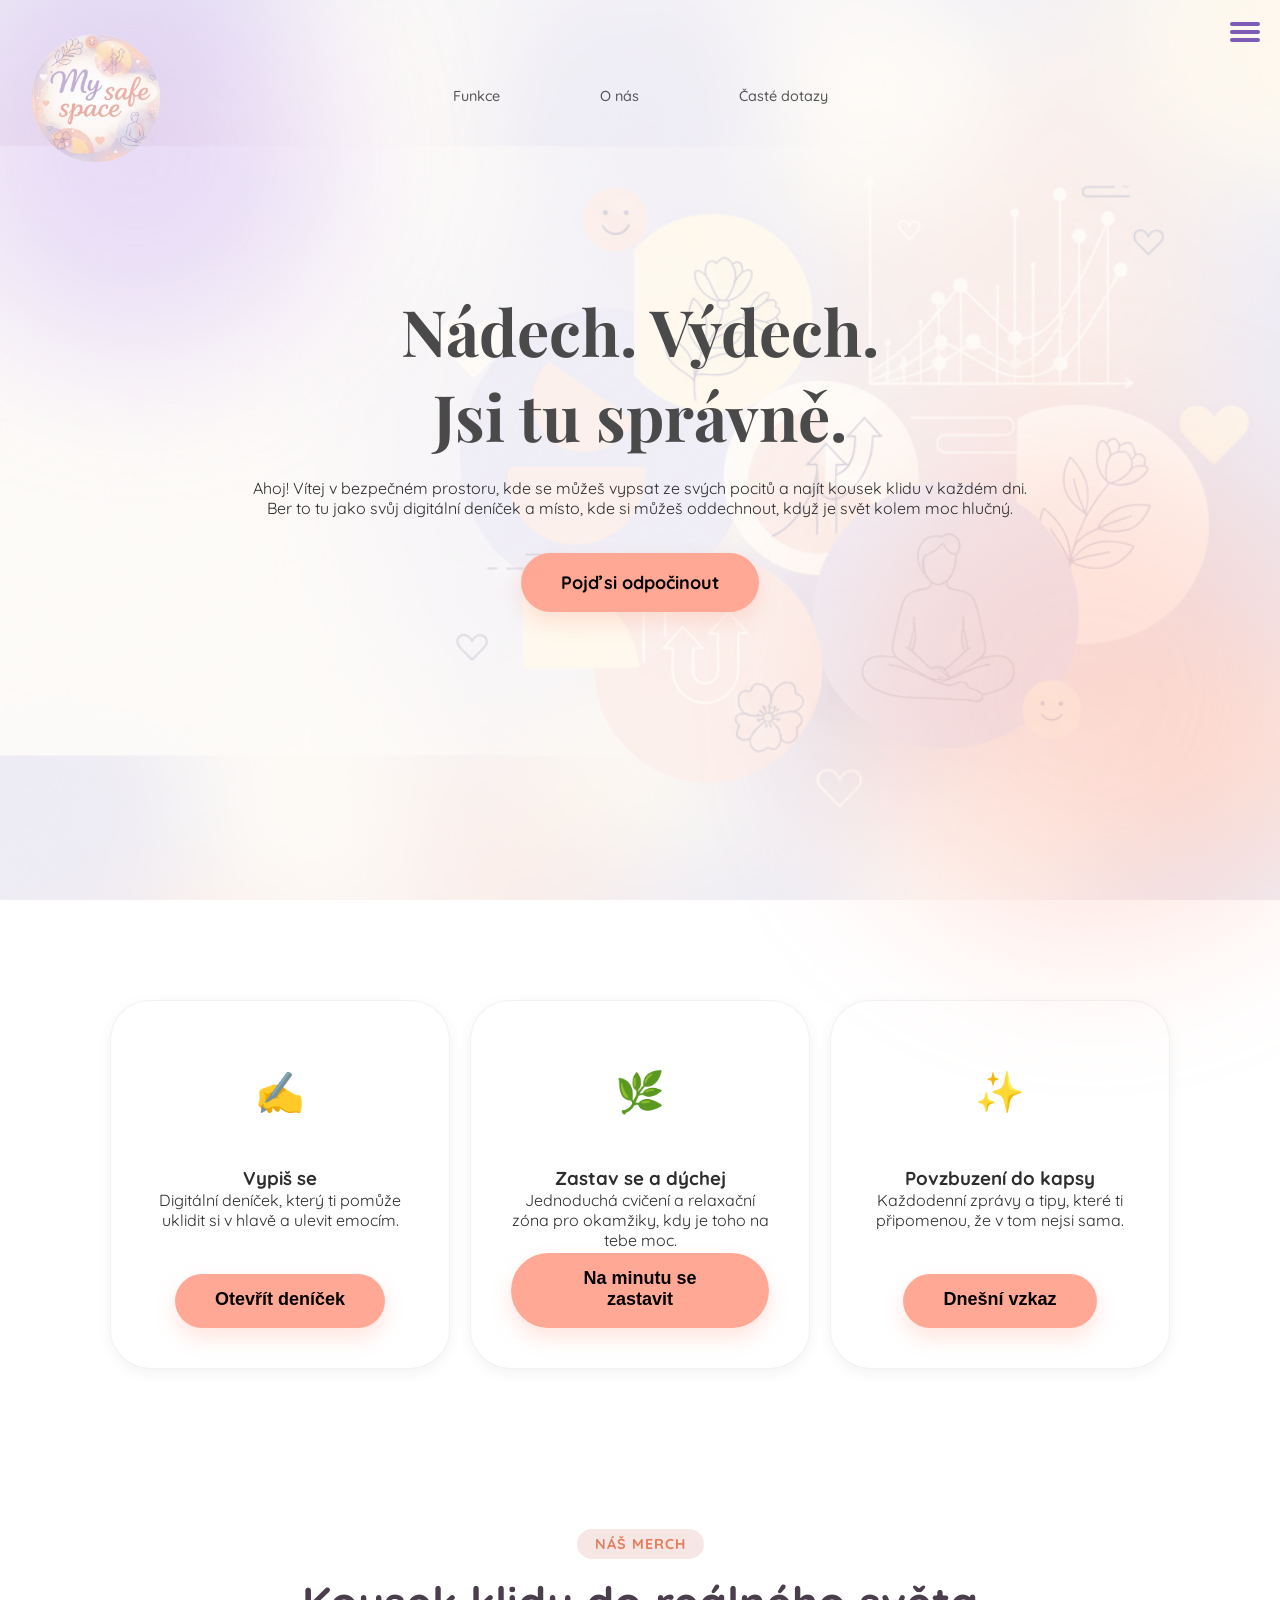
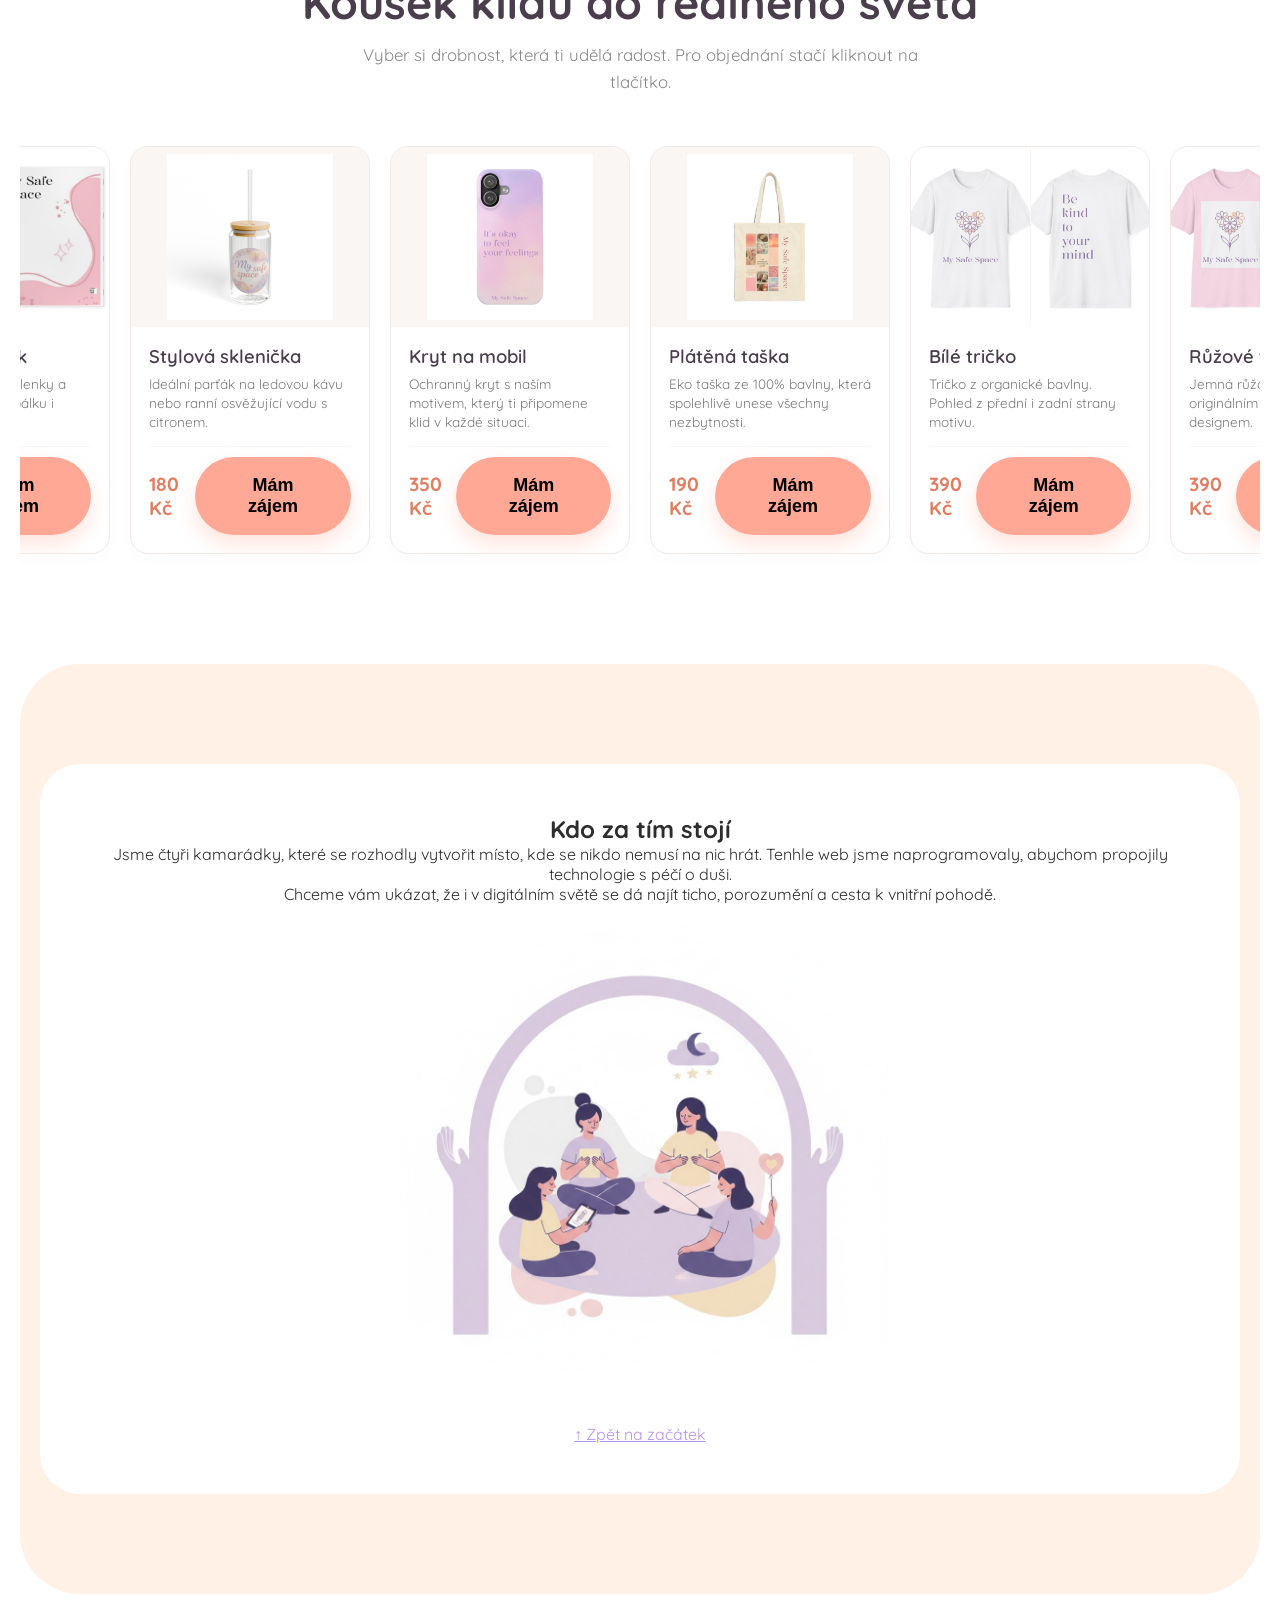
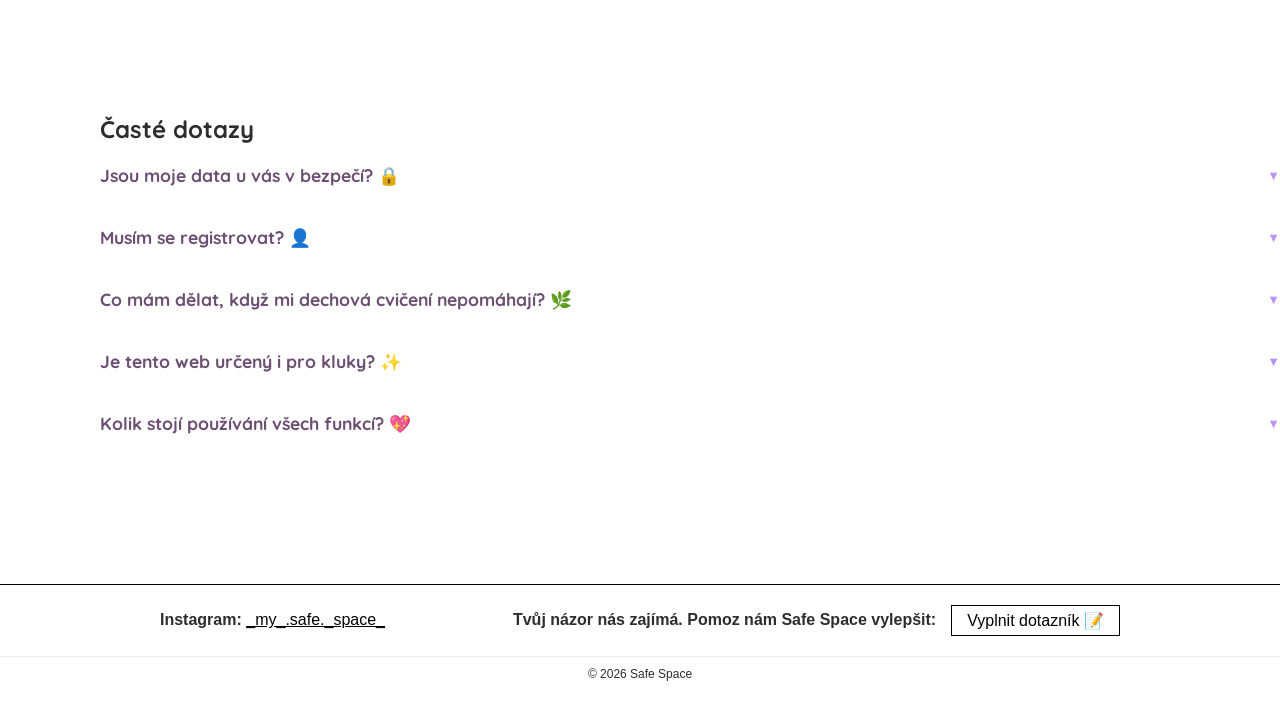
<file: index.html>
<!DOCTYPE html>

<html lang="cs">

<head>

    <meta charset="UTF-8">

    <meta name="viewport" content="width=device-width, initial-scale=1.0">

    <title>Safe Space | Nádech. Výdech.</title>

    <link href="https://fonts.googleapis.com/css2?family=Playfair+Display:ital,wght@0,700;1,700&family=Quicksand:wght@300;500;700&display=swap" rel="stylesheet">

    <link rel="stylesheet" href="safe_space_2.css">

</head>

<body>



<div class="emergency-burger-wrapper">

    <button class="burger-tlacitko" aria-label="Menu tísňových linek">

        <span></span>

        <span></span>

        <span></span>

    </button>



    <div class="tisnova-nabidka" id="tisnoveMenu">

        <h2>Tísňová čísla</h2>

        <ul class="seznam-linek">

            <li class="radek-linky">

                <span class="nazev-sluzby">Evropské číslo</span>

                <a href="tel:112" class="tlacitko-volat">112</a>

            </li>

            <li class="radek-linky">

                <span class="nazev-sluzby">Hasiči</span>

                <a href="tel:150" class="tlacitko-volat">150</a>

            </li>

            <li class="radek-linky">

                <span class="nazev-sluzby">Záchranka</span>

                <a href="tel:155" class="tlacitko-volat">155</a>

            </li>

            <li class="radek-linky">

                <span class="nazev-sluzby">Policie</span>

                <a href="tel:158" class="tlacitko-volat">158</a>

            </li>

            <li class="radek-linky">

                <span class="nazev-sluzby">Psychická pomoc (Dospělí)</span>

                <a href="tel:116123" class="tlacitko-volat">116123</a>

            </li>

            <li class="radek-linky">

                <span class="nazev-sluzby">Linka bezpečí (Do 26 let)</span>

                <a href="tel:116111" class="tlacitko-volat">116111</a>

            </li>

            <li class="radek-linky">

                <span class="nazev-sluzby">Cesta z krize</span>

                <a href="tel:116006" class="tlacitko-volat">116006</a>

            </li>

        </ul>

    </div>

</div>



<nav class="navbar">



    <div class="container nav-flex">



        <a href="#home" class="logo">



            <img src="logo_bez_pozadi.png" alt="Safe space">



        </a>



        <ul class="nav-links">



            <li><a href="#funkce">Funkce</a></li>



            <li><a href="#o_nas" class="nav-about-link">O nás</a></li>



            <li><a href="#caste_dotazy">Časté dotazy</a></li>



        </ul>



        <span class="spacer"></span>



    </div>



</nav>







<section class="hero" id="home">

    <div class="hero-overlay"></div>

    <div class="blob blob-1"></div>

    <div class="blob blob-2"></div>

    <div class="hero-content">

        <div class="container">

            <h1>Nádech. Výdech.<br>Jsi tu správně.</h1>

            <p>Ahoj! Vítej v bezpečném prostoru, kde se můžeš vypsat ze svých pocitů a najít kousek klidu v každém dni.</p>

            <p class="hero-text-bottom">Ber to tu jako svůj digitální deníček a místo, kde si můžeš oddechnout, když je svět kolem moc hlučný.</p>  

            <a href="#funkce" class="btn-peach">Pojď si odpočinout</a>

        </div>

    </div>

</section>



<section class="features" id="funkce">

    <div class="container">

        <div class="feature-grid">

            <article class="feature-item">

                <div class="icon-box icon-pink">✍️</div>

                <h3>Vypiš se</h3>

                <p>Digitální deníček, který ti pomůže uklidit si v hlavě a ulevit emocím.</p>

                <button class="btn-peach" onclick="openJournal()">Otevřít deníček</button>

            </article>



            <article class="feature-item">

               <div class="icon-box icon-blue">🌿</div>

               <h3>Zastav se a dýchej</h3>

               <p>Jednoduchá cvičení a relaxační zóna pro okamžiky, kdy je toho na tebe moc.</p>

   

               <div id="breath-zone" style="display: none;">

                   <div id="breath-flower">🌸</div>

                   <p id="breath-text" style="font-weight: bold; margin-top: 15px;">Nádech...</p>

               </div>

   

               <button id="start-breath" class="btn-peach">Na minutu se zastavit</button>

            </article>



            <article class="feature-item">

                <div class="icon-box icon-purple">✨</div>

                <h3>Povzbuzení do kapsy</h3>

                <p>Každodenní zprávy a tipy, které ti připomenou, že v tom nejsi sama.</p>

                <p id="vzkaz-text" style="margin-top: 20px; font-weight: bold; font-size: 1.1rem; color: #6B4E71; min-height: 24px; transition: opacity 0.5s ease; opacity: 0;"></p>

               

                <button class="btn-peach" id="vzkaz-btn">Dnešní vzkaz</button>

            </article>

        </div>

    </div>

</section>



<section id="merch" style="background-color: #ffffff; padding: 60px 0; width: 100%; display: block; clear: both;">

   

    <style>

        /* Tento obal vycentruje MERCH bez ovlivnění zbytku webu */

        .safe-merch-container {

            max-width: 1600px !important;

            width: 100% !important;

            margin: 0 auto !important;

            padding: 0 20px !important;

            box-sizing: border-box !important;

            text-align: center !important;

            display: block !important;

        }



        .merch-main-header {

            text-align: center;

            margin-bottom: 40px;

        }



        .merch-badge {

            display: inline-block;

            background-color: #F7E7E4;

            color: #E27D60;

            padding: 6px 18px;

            border-radius: 30px;

            font-size: 0.9rem;

            font-weight: bold;

            text-transform: uppercase;

            letter-spacing: 1px;

            margin-bottom: 15px;

        }



        .merch-main-header h2 {

            font-size: 2.8rem;

            color: #4A3E4D;

            margin: 0 0 12px 0;

            font-weight: 700;

        }



        .merch-main-header p {

            color: #888888;

            font-size: 1.05rem;

            max-width: 600px;

            margin: 0 auto;

            line-height: 1.6;

        }



        /* Řada produktů vedle sebe - vycentrovaná */

        .merch-products-grid {

            display: flex !important;

            flex-direction: row !important;

            flex-wrap: nowrap !important;

            gap: 20px !important;

            justify-content: center !important;

            width: 100% !important;

            box-sizing: border-box !important;

            padding: 10px 0 !important;

            margin: 0 auto !important;

            overflow-x: auto;

        }



        /* IDEÁLNÍ VELIKOST POLÍČEK: Zvětšeno pro lepší čitelnost */

        .merch-product-card {

            background: #ffffff;

            border: 1px solid #EFEAE6;

            border-radius: 18px;

            width: 240px; /* Zvětšená šířka kartičky */

            flex-shrink: 0;

            display: flex;

            flex-direction: column;

            overflow: hidden;

            box-shadow: 0 6px 20px rgba(226, 125, 96, 0.02);

            transition: transform 0.3s ease, box-shadow 0.3s ease, border-color 0.3s ease;

            box-sizing: border-box;

        }



        .merch-product-card:hover {

            transform: translateY(-5px);

            box-shadow: 0 12px 28px rgba(226, 125, 96, 0.08);

            border-color: #E27D60;

        }



        /* Box na obrázky merche */

        .merch-card-images {

            display: flex;

            width: 100%;

            height: 180px;

            background-color: #FAF6F4;

            overflow: hidden;

            gap: 1px;

            align-items: center;

            justify-content: center;

        }



        /* Pouze obrázky UVNITŘ MERCHE se dvěma fotkami */

        .merch-card-images img {

            flex: 1;

            width: 50%;

            height: 100%;

            object-fit: cover;

        }



        /* Pouze obrázky UVNITŘ MERCHE s jednou fotkou (kryt, sklenička) - NEOŘÍZNUTÉ */

        .merch-card-images img.full-width-img {

            width: 100%;

            height: 92%;

            flex: none;

            object-fit: contain !important; /* Zde se zmenší jen produkt v merche */

        }



        .merch-card-body {

            padding: 18px;

            display: flex;

            flex-direction: column;

            flex-grow: 1;

            text-align: left;

        }



        .merch-card-body h3 {

            font-size: 1.15rem;

            color: #4A3E4D;

            margin: 0 0 6px 0;

            font-weight: 600;

        }



        .merch-desc {

            color: #7A7A7A;

            font-size: 0.85rem;

            line-height: 1.4;

            margin: 0 0 15px 0;

            flex-grow: 1;

        }



        .merch-card-footer {

            margin-top: auto;

            display: flex;

            align-items: center;

            justify-content: space-between;

            padding-top: 10px;

            border-top: 1px solid #FAF6F4;

        }



        .merch-card-price {

            font-size: 1.2rem;

            font-weight: bold;

            color: #E27D60;

        }

    </style>



    <div class="safe-merch-container">

       

        <div class="merch-main-header">

            <span class="merch-badge">Náš merch</span>

            <h2>Kousek klidu do reálného světa</h2>

            <p>Vyber si drobnost, která ti udělá radost. Pro objednání stačí kliknout na tlačítko.</p>

        </div>



        <div class="merch-products-grid">

           

            <article class="merch-product-card">

                <div class="merch-card-images">

                    <img src="denik_1.jpg" alt="Deník obálka">

                    <img src="denik_2.jpg" alt="Deník vnitřek">

                </div>

                <div class="merch-card-body">

                    <h3>Bezpečný deník</h3>

                    <p class="merch-desc">Tvůj prostor pro myšlenky a emoce. Pohled na obálku i vnitřek.</p>

                    <div class="merch-card-footer">

                        <span class="merch-card-price">290 Kč</span>

                        <button class="btn-peach" onclick="objednatProdukt('Bezpečný deník')">Mám zájem</button>

                    </div>

                </div>

            </article>



            <article class="merch-product-card">

                <div class="merch-card-images">

                    <img src="sklenicka.jpg" alt="Stylová sklenička" class="full-width-img">

                </div>

                <div class="merch-card-body">

                    <h3>Stylová sklenička</h3>

                    <p class="merch-desc">Ideální parťák na ledovou kávu nebo ranní osvěžující vodu s citronem.</p>

                    <div class="merch-card-footer">

                        <span class="merch-card-price">180 Kč</span>

                        <button class="btn-peach" onclick="objednatProdukt('Stylová sklenička')">Mám zájem</button>

                    </div>

                </div>

            </article>



            <article class="merch-product-card">

                <div class="merch-card-images">

                    <img src="kryt.jpg" alt="Kryt na mobil" class="full-width-img">

                </div>

                <div class="merch-card-body">

                    <h3>Kryt na mobil</h3>

                    <p class="merch-desc">Ochranný kryt s naším motivem, který ti připomene klid v každé situaci.</p>

                    <div class="merch-card-footer">

                        <span class="merch-card-price">350 Kč</span>

                        <button class="btn-peach" onclick="objednatProdukt('Kryt na mobil')">Mám zájem</button>

                    </div>

                </div>

            </article>



            <article class="merch-product-card">

                <div class="merch-card-images">

                    <img src="taska.jpg" alt="Plátěná taška" class="full-width-img">

                </div>

                <div class="merch-card-body">

                    <h3>Plátěná taška</h3>

                    <p class="merch-desc">Eko taška ze 100% bavlny, která spolehlivě unese všechny nezbytnosti.</p>

                    <div class="merch-card-footer">

                        <span class="merch-card-price">190 Kč</span>

                        <button class="btn-peach" onclick="objednatProdukt('Plátěná taška')">Mám zájem</button>

                    </div>

                </div>

            </article>



            <article class="merch-product-card">

                <div class="merch-card-images">

                    <img src="tricko_bile_1.jpg" alt="Bílé tričko předek">

                    <img src="tricko_bile_2.jpg" alt="Bílé tričko zadek">

                </div>

                <div class="merch-card-body">

                    <h3>Bílé tričko</h3>

                    <p class="merch-desc">Tričko z organické bavlny. Pohled z přední i zadní strany motivu.</p>

                    <div class="merch-card-footer">

                        <span class="merch-card-price">390 Kč</span>

                        <button class="btn-peach" onclick="objednatProdukt('Bílé tričko se vzorem')">Mám zájem</button>

                    </div>

                </div>

            </article>



            <article class="merch-product-card">

                <div class="merch-card-images">

                    <img src="tricko_ruzove_1.jpg" alt="Růžové tričko předek">

                    <img src="tricko_ruzove_2.jpg" alt="Růžové tričko zadek">

                </div>

                <div class="merch-card-body">

                    <h3>Růžové tričko</h3>

                    <p class="merch-desc">Jemná růžová alternativa s originálním oboustranným designem.</p>

                    <div class="merch-card-footer">

                        <span class="merch-card-price">390 Kč</span>

                        <button class="btn-peach" onclick="objednatProdukt('Růžové tričko se vzorem')">Mám zájem</button>

                    </div>

                </div>

            </article>



        </div>

    </div>



    <script>

        function objednatProdukt(nazevProduktu) {

            alert("✨ Skvělá volba! Produkt '" + nazevProduktu + "' byl úspěšně přidán do tvého zájmu. Brzy tě budeme kontaktovat pro dokončení objednávky. ✨");

        }

    </script>

</section>



<section class="about" id="o_nas">

    <div class="container">

        <div class="about-card">

            <h2>Kdo za tím stojí</h2>

            <p>Jsme čtyři kamarádky, které se rozhodly vytvořit místo, kde se nikdo nemusí na nic hrát. Tenhle web jsme naprogramovaly, abychom propojily technologie s péčí o duši.</p>

            <p>Chceme vám ukázat, že i v digitálním světě se dá najít ticho, porozumění a cesta k vnitřní pohodě.</p>

            <img src="landing_page_obrazek.png" class="ctyri_kamaradky" alt="Tým Safe Space">

            <a href="#home" style="display:block; margin-top:20px; color: var(--lavender);">↑ Zpět na začátek</a>

        </div>

    </div>

</section>



<section class="faq" id="caste_dotazy" style="padding-left: 100px;">

    <div class="container">

        <h2 class="section-title">Časté dotazy</h2>

        <div class="faq-list">

            <div class="faq-item">

                <button class="faq-question">Jsou moje data u vás v bezpečí? 🔒</button>

                <div class="faq-answer"><p>Naprosto. Vše zůstává pouze ve tvém prohlížeči.</p></div>

            </div>

            <div class="faq-item">

                <button class="faq-question">Musím se registrovat? 👤</button>

                <div class="faq-answer"><p>Ne, registrace není potřeba.</p></div>

            </div>

            <div class="faq-item">

                <button class="faq-question">Co mám dělat, když mi dechová cvičení nepomáhají? 🌿</button>

                <div class="faq-answer">

                    <p>To se může stát a je to v pořádku. V takovém případě doporučujeme sekci „Tísňová čísla“ v pravém horním rohu, kde najdeš čísla na odborníky a linky důvěry, kteří jsou tu pro tebe 24/7.</p>

                </div>

            </div>

            <div class="faq-item">

                <button class="faq-question">Je tento web určený i pro kluky? ✨</button>

                <div class="faq-answer">

                    <p>Určitě! I když je design laděný do jemných barev, psychické zdraví nezná pohlaví.</p>

                    <p>Safe Space je tu pro každého, kdo potřebuje chvíli klidu.</p>

                </div>

            </div>

            <div class="faq-item">

                <button class="faq-question">Kolik stojí používání všech funkcí? 💖</button>

                <div class="faq-answer"><p>Vše na tomto webu je a vždy bude zdarma. Naším cílem je pomáhat, ne vydělávat.</p></div>

            </div>

        </div>

    </div>

</section>



<div id="journal-overlay" class="overlay">

    <div class="journal-container">

        <button id="close-journal" class="close-btn">&times; Zavřít</button>

        <div class="journal-tabs">

            <button class="tab-btn active" onclick="openTab(event, 'new-entry')">Nový zápis</button>

            <button class="tab-btn" onclick="openTab(event, 'past-entries')">Minulé zápisky</button>

        </div>

        <div id="new-entry" class="tab-content active">

            <h2>Jak se dnes cítíš?</h2>

            <textarea id="journal-text" placeholder="Tady je tvůj bezpečný prostor..."></textarea>

            <button class="btn-peach" onclick="saveEntry()">Uložit do deníčku</button>

        </div>

        <div id="past-entries" class="tab-content">

            <h2>Tvé minulé myšlenky</h2>

            <div id="entries-list"><p>Zatím tu nejsou žádné zápisky.</p></div>

        </div>

    </div>

</div>



<footer class="site-footer">

    <div style="width: 100%; border-top: 1px solid black; padding: 20px 0; margin-top: 50px; font-family: sans-serif;">

        <div style="max-width: 1000px; margin: 0 auto; padding: 0 20px; display: flex; justify-content: space-between; align-items: center; flex-wrap: wrap; gap: 10px;">

            <div style="white-space: nowrap;">

                <strong>Instagram:</strong>

                <a href="https://www.instagram.com/_my_.safe._space_/" target="_blank" style="color: black; text-decoration: underline;">

                    _my_.safe._space_

                 </a>

            </div>

            <div style="display: flex; align-items: center; gap: 15px; flex-wrap: wrap;">

                <span><strong>Tvůj názor nás zajímá. Pomoz nám Safe Space vylepšit:</strong></span>

                <a href="https://forms.gle/ohTYtpYNd53UGNxY6" style="border: 1px solid black; padding: 5px 15px; text-decoration: none; color: black; white-space: nowrap;">

                    Vyplnit dotazník 📝

                </a>

            </div>

        </div>

        <div style="text-align: center; font-size: 12px; margin-top: 20px; border-top: 1px solid #eee; padding-top: 10px;">

            © 2026 Safe Space

        </div>

    </div>

</footer>



<script src="safe_space_2.js"></script>

</body>

</html>
</file>
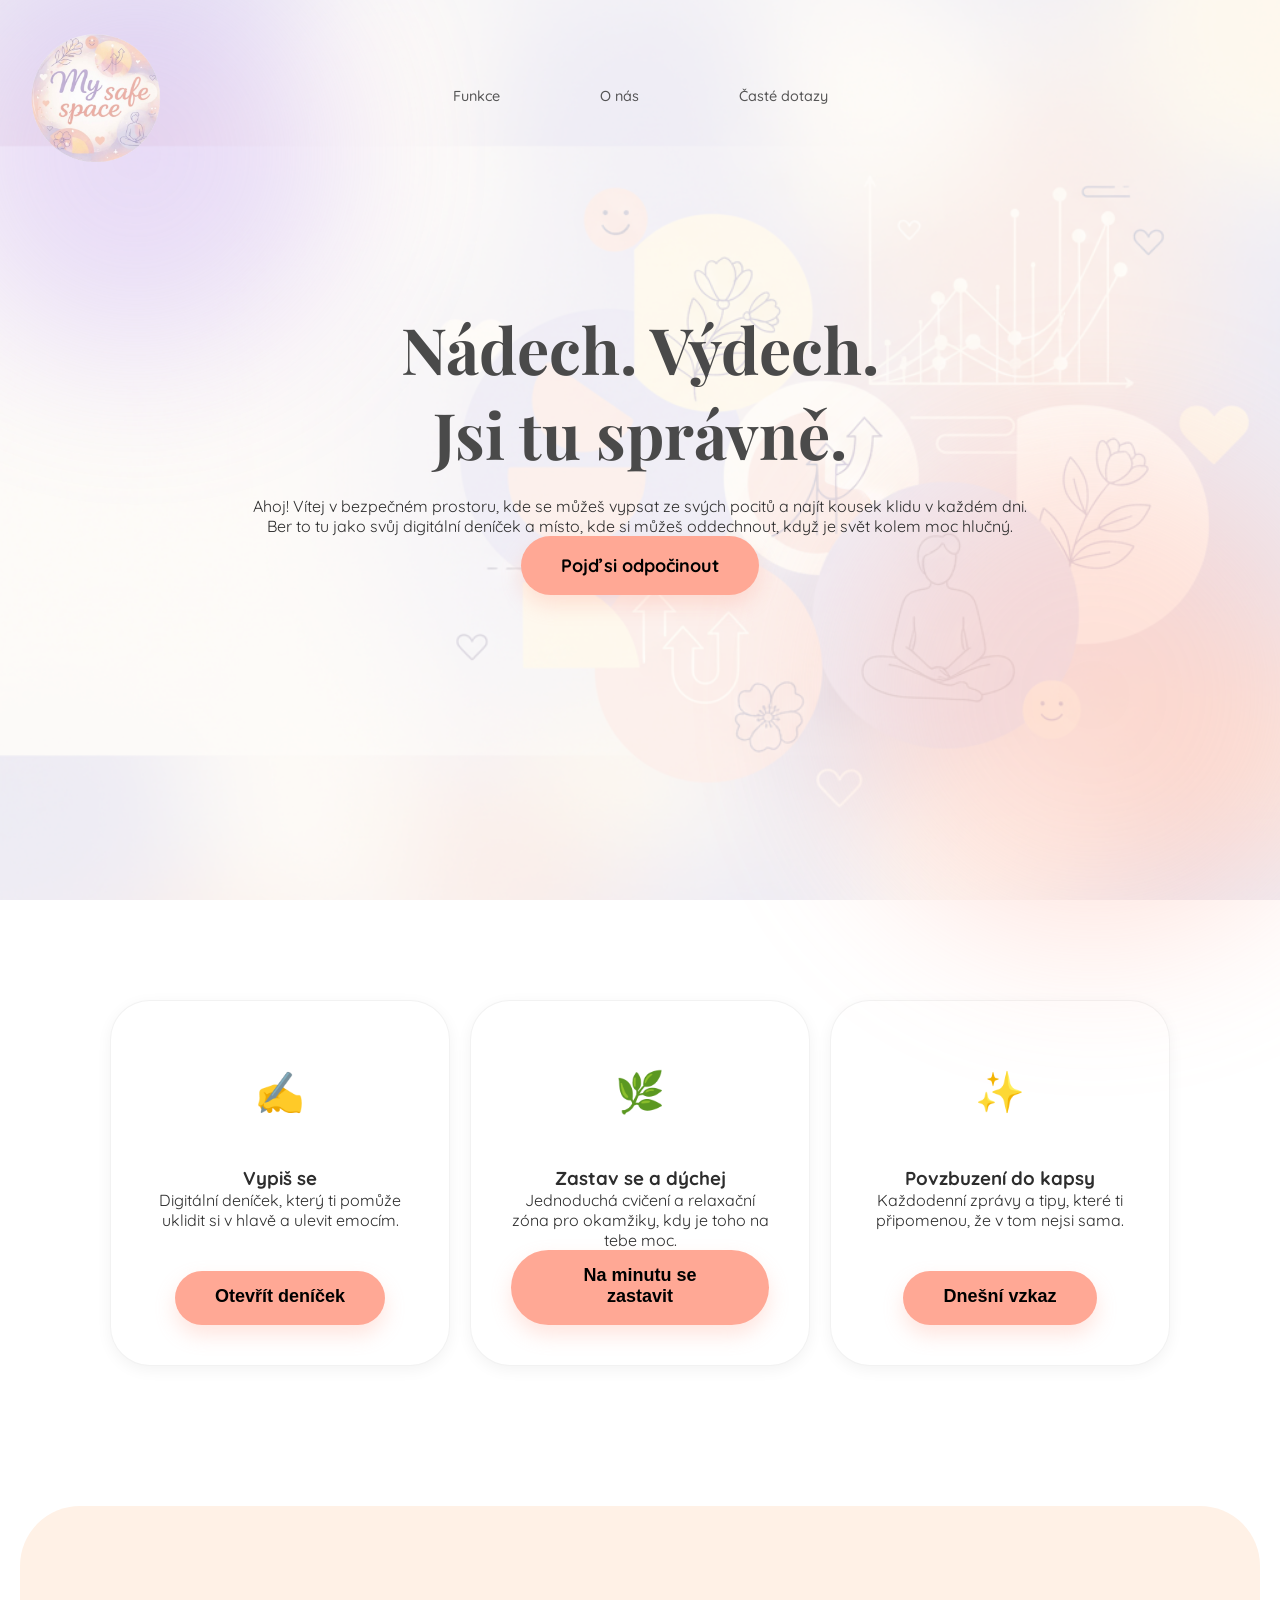
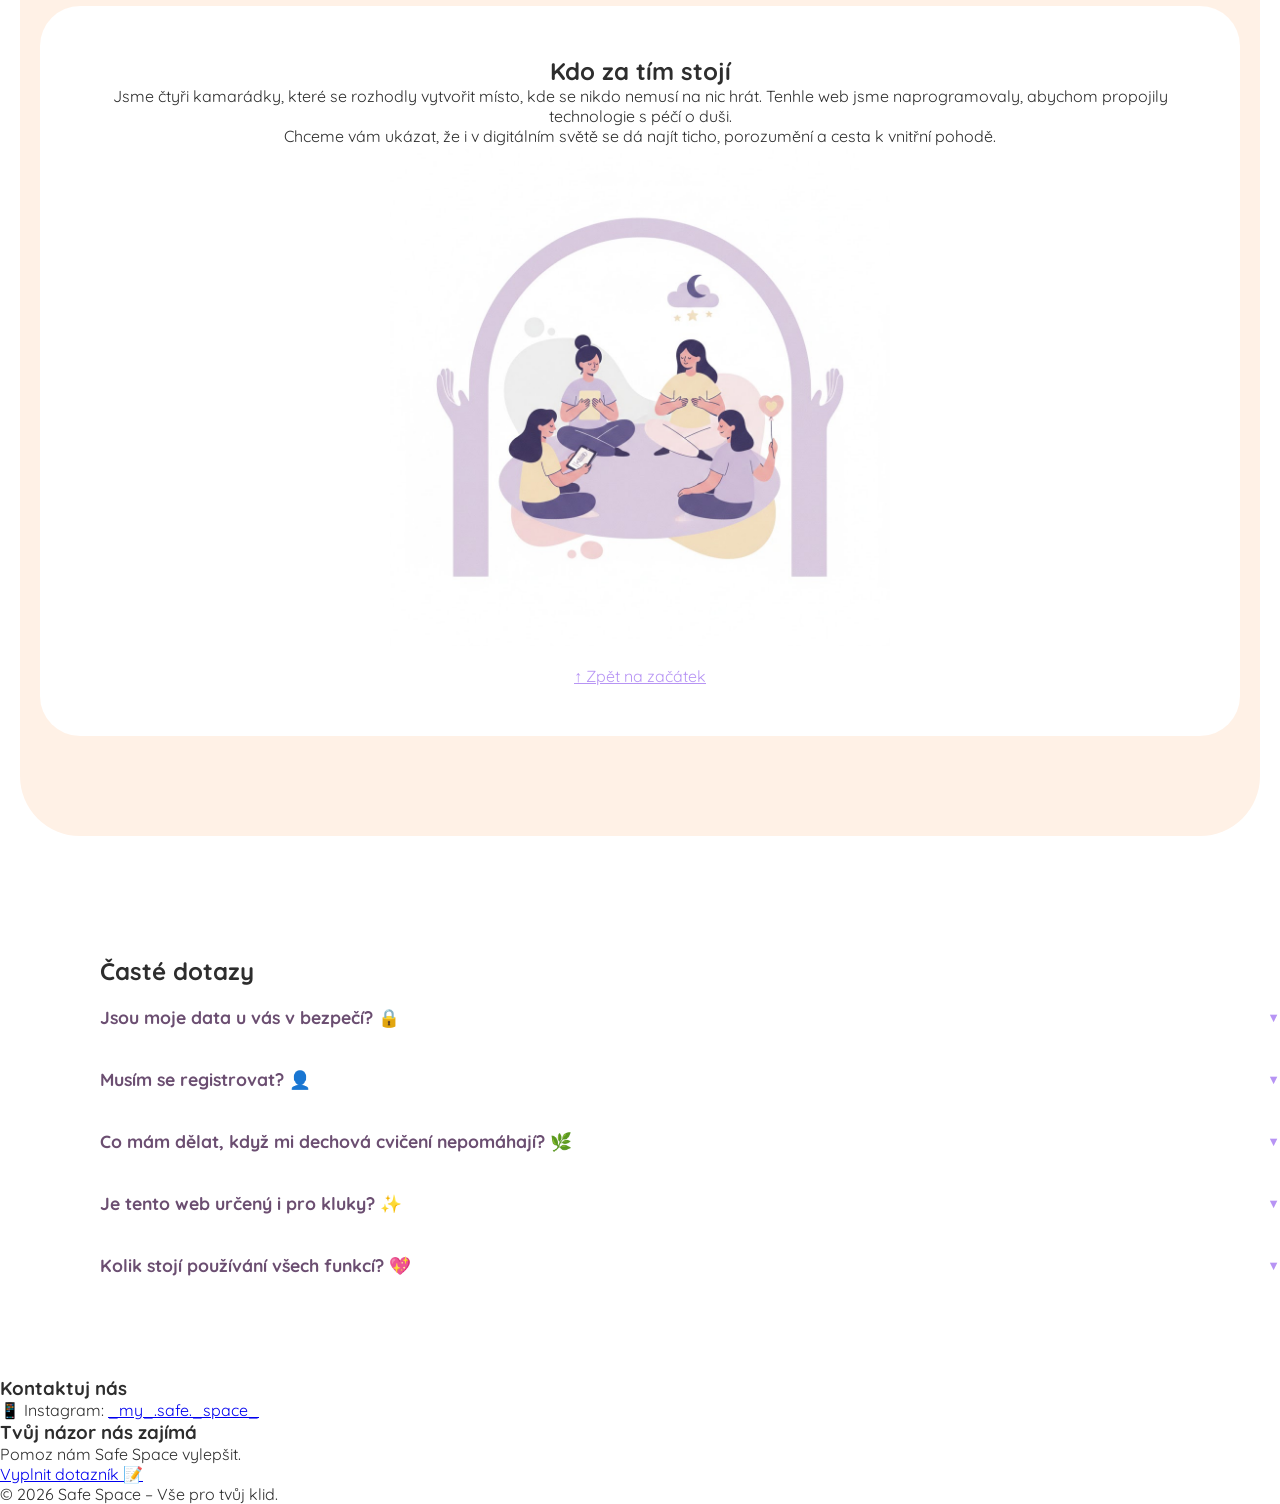
<file: safe_space_2_.html>
<!DOCTYPE html>
<html lang="cs">
<head>
    <meta charset="UTF-8">
    <meta name="viewport" content="width=device-width, initial-scale=1.0">
    <title>Safe Space | Nádech. Výdech.</title>
    <link href="https://fonts.googleapis.com/css2?family=Playfair+Display:ital,wght@0,700;1,700&family=Quicksand:wght@300;500;700&display=swap" rel="stylesheet">
    <link rel="stylesheet" href="safe_space_2.css">
</head>
<body>

<nav class="navbar">
    <div class="container nav-flex">
        <a href="#home" class="logo">
            <img src="logo bez pozadí.png" alt="Safe space">
        </a>
        <ul class="nav-links">
            <li><a href="#funkce">Funkce</a></li>
            <li><a href="#o_nas" class="nav-about-link">O nás</a></li> 
            <li><a href="#caste_dotazy">Časté dotazy</a></li>
        </ul>
        <span class="spacer"></span>
    </div>
</nav>

<section class="hero" id="home">
    <div class="hero-overlay"></div>
    <div class="blob blob-1"></div>
    <div class="blob blob-2"></div>
    <div class="hero-content">
        <div class="container">
            <h1>Nádech. Výdech.<br>Jsi tu správně.</h1>
            <p>Ahoj! Vítej v bezpečném prostoru, kde se můžeš vypsat ze svých pocitů a najít kousek klidu v každém dni.</p> 
            <p>Ber to tu jako svůj digitální deníček a místo, kde si můžeš oddechnout, když je svět kolem moc hlučný.</p>  
            <a href="#funkce" class="btn-peach">Pojď si odpočinout</a>
        </div>
    </div>
</section>

<section class="features" id="funkce">
    <div class="container">
        <div class="feature-grid">
            <article class="feature-item">
                <div class="icon-box icon-pink">✍️</div>
                <h3>Vypiš se</h3>
                <p>Digitální deníček, který ti pomůže uklidit si v hlavě a ulevit emocím.</p>
                <button class="btn-peach" onclick="openJournal()">Otevřít deníček</button>
            </article>

            <article class="feature-item">
                <div class="icon-box icon-blue">🌿</div>
                <h3>Zastav se a dýchej</h3>
                <p>Jednoduchá cvičení a relaxační zóna pro okamžiky, kdy je toho na tebe moc.</p>
                <div id="breath-zone" style="display: none;">
                    <video class="breath-video" autoplay loop muted playsinline>
                        <source src="interaktivni_prvek.gif.mp4" type="video/mp4">
                    </video>
                    <p id="breath-text" style="font-weight: bold; margin-top: 10px;">Nádech...</p>
                </div>
                <button id="start-breath" class="btn-peach">Na minutu se zastavit</button>
            </article>

            <article class="feature-item">
                <div class="icon-box icon-purple">✨</div>
                <h3>Povzbuzení do kapsy</h3>
                <p>Každodenní zprávy a tipy, které ti připomenou, že v tom nejsi sama.</p>
                <button class="btn-peach" id="vzkaz-btn">Dnešní vzkaz</button>
            </article>
        </div>
    </div>
</section>

<section class="about" id="o_nas">
    <div class="container">
        <div class="about-card">
            <h2>Kdo za tím stojí</h2>
            <p>Jsme čtyři kamarádky, které se rozhodly vytvořit místo, kde se nikdo nemusí na nic hrát. Tenhle web jsme naprogramovaly, abychom propojily technologie s péčí o duši.</p>
            <p>Chceme vám ukázat, že i v digitálním světě se dá najít ticho, porozumění a cesta k vnitřní pohodě.</p>
            <img src="landing_page_obrazek.png" class="ctyri_kamaradky" alt="Tým Safe Space">
            <a href="#home" style="display:block; margin-top:20px; color: var(--lavender);">↑ Zpět na začátek</a>
        </div>
    </div>
</section>

 <section class="faq" id="caste_dotazy" style="padding-left: 100px;">
    <div class="container">
        <h2 class="section-title">Časté dotazy</h2>
        <div class="faq-list">
            <div class="faq-item">
                <button class="faq-question">Jsou moje data u vás v bezpečí? 🔒</button>
                <div class="faq-answer"><p>Naprosto. Vše zůstává pouze ve tvém prohlížeči.</p></div>
            </div>
            <div class="faq-item">
                <button class="faq-question">Musím se registrovat? 👤</button>
                <div class="faq-answer"><p>Ne, registrace není potřeba.</p></div>
            </div>
             <div class="faq-item">
                <button class="faq-question">Co mám dělat, když mi dechová cvičení nepomáhají? 🌿</button>
                <div class="faq-answer"><p>To se může stát a je to v pořádku.</p>
                                        </p> V takovém případě doporučujeme sekci „Kontakty“, kde najdeš čísla na odborníky a linky důvěry, kteří jsou tu pro tebe 24/7. </p></div>
            </div> <div class="faq-item">
                <button class="faq-question">Je tento web určený i pro kluky? ✨</button>
                <div class="faq-answer"><p>Určitě! I když je design laděný do jemných barev, psychické zdraví nezná pohlaví.</p> 
                                           <p> Safe Space je tu pro každého, kdo potřebuje chvíli klidu.</p></div>
            </div> <div class="faq-item">
                <button class="faq-question">Kolik stojí používání všech funkcí? 💖</button>
                <div class="faq-answer"><p>Vše na tomto webu je a vždy bude zdarma. Naším cílem je pomáhat, ne vydělávat.</p></div>
            </div>
        </div>
    </div>
 </section>

<div id="journal-overlay" class="overlay">
    <div class="journal-container">
        <button id="close-journal" class="close-btn">&times; Zavřít</button>
        <div class="journal-tabs">
            <button class="tab-btn active" onclick="openTab(event, 'new-entry')">Nový zápis</button>
            <button class="tab-btn" onclick="openTab(event, 'past-entries')">Minulé zápisky</button>
        </div>
        <div id="new-entry" class="tab-content active">
            <h2>Jak se dnes cítíš?</h2>
            <textarea id="journal-text" placeholder="Tady je tvůj bezpečný prostor..."></textarea>
            <button class="btn-peach" onclick="saveEntry()">Uložit do deníčku</button>
        </div>
        <div id="past-entries" class="tab-content">
            <h2>Tvé minulé myšlenky</h2>
            <div id="entries-list"><p>Zatím tu nejsou žádné zápisky.</p></div>
        </div>
    </div>
</div>

<script src="safe_space_2.js"></script>
</body>
</html>

<footer class="site-footer">
    <div class="container footer-flex">
        <div class="footer-column">
            <h3>Kontaktuj nás</h3>
            <p>📱 Instagram: <a href="#">_my_.safe._space_</a></p>
        </div>

        <div class="footer-column">
            <h3>Tvůj názor nás zajímá</h3>
            <p>Pomoz nám Safe Space vylepšit.</p>
            <a href="ODKAZ_NA_TVUJ_DOTAZNIK" class="btn-dotaznik">Vyplnit dotazník 📝</a>
        </div>
    </div>
    <div class="footer-bottom">
        <p>&copy; 2026 Safe Space – Vše pro tvůj klid.</p>
    </div>
</footer>
</file>
<file: safe_space_2.css>
:root {
    --lavender: #B794F4;
    --apricot: #FFA895;
    --mist: #F4F5FF;
    --soft-pink: #FBC4AB;
    --soft-blue: #BDE0FE;
    --soft-purple: #C3AED6;
    --text: #2D2D2D;
}

html { scroll-behavior: smooth; }
* { box-sizing: border-box; margin: 0; padding: 0; }

body {
    font-family: 'Quicksand', sans-serif;
    color: var(--text);
    background-color: #fff;
    overflow-x: hidden;
}

/* --- NAVIGAČNÍ LIŠTA --- */
.navbar {
    position: absolute;
    top: 0;
    left: 0;
    width: 100%;
    padding: 20px 0;
    z-index: 10;
}

.navbar .container { 
    max-width: 100%; 
    margin: 0 auto; 
    padding: 0 20px; 
}

.nav-flex {
    display: flex;
    align-items: center;
    justify-content: space-between;
    width: 100%;
    padding: 20px 0px;
}

/* Stylování loga */
.logo {
    display: flex;
    align-items: center;
    text-decoration: none;
    font-family: 'Playfair Display', serif;
    font-size: 1.5rem;
    font-weight: 700;
    color: var(--text);
    letter-spacing: 1px;
    text-transform: lowercase;
    flex: 1;
}

.logo img {
    height: 150px;
    width: auto;        
    display: block;
}

.nav-links {
    list-style: none;
    display: flex;
    gap: 100px;
}

.nav-links a {
    text-decoration: none;
    color: var(--text);
    font-weight: 500;
    font-size: 0.9rem;
    transition: 0.3s;
    opacity: 0.8;
}

.nav-links a:hover {
    color: var(--lavender);
    opacity: 1;
}

.spacer {
    flex: 1;
}

/* --- HERO SEKCE --- */
.hero {
    height: 100vh;
    display: flex;
    align-items: center;
    justify-content: center;
    text-align: center;
    position: relative;
    background: linear-gradient(180deg, var(--mist) 0%, #ffffff 100%);
    background-image: url('hero_sekce.jpg'); 
    background-size: cover;
    background-position: center;
}

.hero-overlay {
    position: absolute;
    top: 0; left: 0; width: 100%; height: 100%;
    background: rgba(255, 255, 255, 0.7);
    z-index: 1;
}

.blob {
    position: absolute;
    filter: blur(80px);
    border-radius: 50%;
    opacity: 0.3;
    z-index: 2;
    animation: move 15s infinite alternate;
}
.blob-1 { width: 400px; height: 400px; background: var(--lavender); top: -5%; left: -5%; }
.blob-2 { width: 500px; height: 500px; background: var(--apricot); bottom: -5%; right: -5%; }

@keyframes move { from { transform: translate(0, 0); } to { transform: translate(40px, 80px); } }

.hero-content { position: relative; z-index: 3; }

h1 { 
    font-family: 'Playfair Display', serif; 
    font-size: clamp(2.5rem, 8vw, 4rem); 
    color: #4A4A4A; 
    margin-bottom: 20px; 
}

.hero-text-bottom {
    margin-bottom: 35px;
}

/* --- TLAČÍTKA --- */
.btn-peach {
    background-color: var(--apricot);
    color: #000;
    padding: 18px 40px;
    border-radius: 50px;
    border: none;
    font-size: 18px;
    font-weight: 700;
    cursor: pointer;
    transition: 0.3s;
    box-shadow: 0 10px 20px rgba(255, 168, 149, 0.3);
    text-decoration: none;
    display: inline-block;
}
.btn-peach:hover { transform: scale(1.05); background-color: #ffd8cc; }

/* --- VLASTNOSTI S IKONAMI --- */
.features { padding: 100px 0; background: #fff; }

.feature-grid {
    display: flex;
    gap: 20px;
    justify-content: center;
    flex-wrap: wrap;
}

.feature-item {
    background: #ffffff;
    padding: 40px;
    border-radius: 40px;
    text-align: center;
    border: 1px solid rgba(0,0,0,0.05);
    box-shadow: 0 4px 15px rgba(0,0,0,0.05);
    display: flex;
    flex-direction: column;
    align-items: center;
    width: 100%;
    max-width: 340px;
}

.feature-item .btn-peach {
    margin-top: auto; 
    padding-top: 15px; 
}

.icon-box {
    width: 100px; height: 100px; border-radius: 50%;
    display: flex; align-items: center; justify-content: center;
    margin: 0 auto 25px;
    overflow: hidden;
    font-size: 40px;
}

.icon-img {
    width: 100%; height: 100%;
    background-image: url('ikony.jpg');
    background-size: cover;
}

/* --- INTERAKTIVNÍ DECH --- */
#breath-zone {
    display: none;
    margin-top: 30px;
}

#breath-flower {
    font-size: 60px;
    display: inline-block;
    transition: transform 4s ease-in-out;
    transform: scale(1);
}

#breath-flower.inhale {
    transform: scale(1.6);
}

/* --- O NÁS --- */
.about { background: #fff1e6; padding: 100px 20px; border-radius: 60px; margin: 40px 20px; }
.about-card { background: #fff; padding: 50px; border-radius: 40px; text-align: center; }
.ctyri_kamaradky { width: 100%; max-width: 500px; height: auto; display: block; margin: 0 auto; }

/* --- FAQ --- */
.faq {
    padding: 80px 0;
    background: #fff;
}

.faq-question {
    width: 100%;
    padding: 20px 0;
    background: none;
    border: none;
    outline: none;
    text-align: left;
    font-size: 1.1rem;
    font-family: 'Quicksand', sans-serif;
    font-weight: 700;
    cursor: pointer;
    display: flex;
    justify-content: space-between;
    align-items: center;
    transition: 0.3s;
    color: #6B4E71;
}

.faq-question::after {
    content: '▼';
    font-size: 0.8rem;
    transition: transform 0.3s ease;
    margin-left: 10px;
    color: var(--lavender);
}

.faq-item.active .faq-question::after {
    transform: rotate(180deg);
}

.faq-answer {
    display: none; 
    padding: 10px 0 20px 0;
    color: #555;
}

.faq-answer p {
    line-height: 1.6;
    color: #666;
}

/* --- STYL PRO PŘEKRYTÍ (DENÍČEK) --- */
.overlay {
    display: none; 
    position: fixed;
    top: 0; left: 0; width: 100%; height: 100%;
    background-color: white !important;
    z-index: 10000; 
    overflow-y: auto;
    padding: 80px 20px;
}

.journal-container {
    max-width: 800px;
    margin: 0 auto;
    text-align: center;
    position: relative;
}

.journal-tabs {
    display: flex;
    justify-content: center;
    gap: 20px;
    margin-bottom: 30px;
    border-bottom: 1px solid var(--mist);
}

.tab-btn {
    background: none;
    border: none;
    border-bottom: 3px solid transparent;
    font-family: 'Quicksand', sans-serif;
    font-weight: 700;
    cursor: pointer;
    padding: 15px 25px;
    font-size: 1.1rem;
    color: #888;
    transition: 0.3s;
}

.tab-btn.active {
    border-bottom: 3px solid var(--lavender);
    color: var(--lavender);
}

.tab-content { display: none; }
.tab-content.active { display: block; }

#journal-text {
    width: 100%; height: 350px; margin: 20px 0; padding: 25px;
    border-radius: 25px; border: 2px solid var(--mist);
    font-family: 'Quicksand', sans-serif; font-size: 1.1rem;
    outline: none; resize: none;
}
#journal-text:focus { border-color: var(--lavender); }

.close-btn {
    position: fixed;
    top: 20px; right: 30px; font-size: 1.2rem;
    background: var(--mist); padding: 10px 20px;
    border-radius: 30px; border: none; cursor: pointer;
    font-family: 'Quicksand'; font-weight: 700; z-index: 10001;
}
.close-btn:hover { background: #e2e4f0; }

/* --- EMERGENCY MENU & BURGER --- */
.emergency-burger-wrapper {
    position: fixed;
    top: 20px; right: 20px;
    z-index: 9999;
    display: flex;
    flex-direction: column;
    align-items: flex-end;
    font-family: Arial, sans-serif;
}

.burger-tlacitko {
    display: flex;
    flex-direction: column;
    justify-content: space-around;
    width: 30px; height: 24px;
    background: transparent; border: none;
    cursor: pointer; padding: 0; margin-bottom: 10px;
}

.burger-tlacitko span {
    width: 30px; height: 4px;
    background-color: #7c5cb7;
    border-radius: 2px;
    transition: all 0.3s ease;
}

.tisnova-nabidka {
    display: none;
    width: 280px; padding: 15px;
    border: 1px solid #d1c4e9; border-radius: 12px;
    background-color: #f3e5f5;
    box-shadow: 0 4px 15px rgba(0, 0, 0, 0.1);
}

.tisnova-nabidka.aktivni { display: block; }
.tisnova-nabidka h2 { color: #4a148c; text-align: center; margin-top: 0; margin-bottom: 15px; font-size: 1.2em; }
.seznam-linek { list-style: none; padding: 0; margin: 0; }
.radek-linky { display: flex; justify-content: space-between; align-items: center; padding: 8px 0; border-bottom: 1px solid #e1bee7; }
.radek-linky:last-child { border-bottom: none; }
.nazev-sluzby { font-weight: bold; color: #4a3b63; font-size: 0.95em; }

.tlacitko-volat {
    display: inline-block; background-color: #7c5cb7; color: white;
    text-decoration: none; padding: 6px 14px; border-radius: 20px;
    font-weight: bold; font-size: 0.9em; transition: background-color 0.2s;
}
.tlacitko-volat:hover { background-color: #5e35b1; }

.euroalarm { background-color: #eaedea; border-radius: 6px; padding: 8px 6px; }

/* Ostatní pomocné globální třídy */
.obsah { max-width: 1200px; width: 90%; margin: 0 auto; padding: 20px; }

/* --- RESPONZIVITA (MOBILNÍ MENU A LOGO) --- */
@media (max-width: 600px) {
    .nav-flex {
        flex-direction: column !important;
        gap: 15px !important;
        align-items: center !important;
    }
    .spacer {
        display: none !important;
    }
    .logo {
        display: block !important;
        width: auto !important;
        height: auto !important;
        margin: 0 auto !important;
        flex: none !important;
        text-align: center !important;
    }
    .logo img {
        display: block !important;
        height: 100px !important;
        width: auto !important;
        visibility: visible !important;
        opacity: 1 !important;
        margin: 0 auto !important;
    }
    .nav-links {
        flex: none !important;
        gap: 20px !important;
        justify-content: center !important;
        padding: 0 !important;
    }
}
</file>
